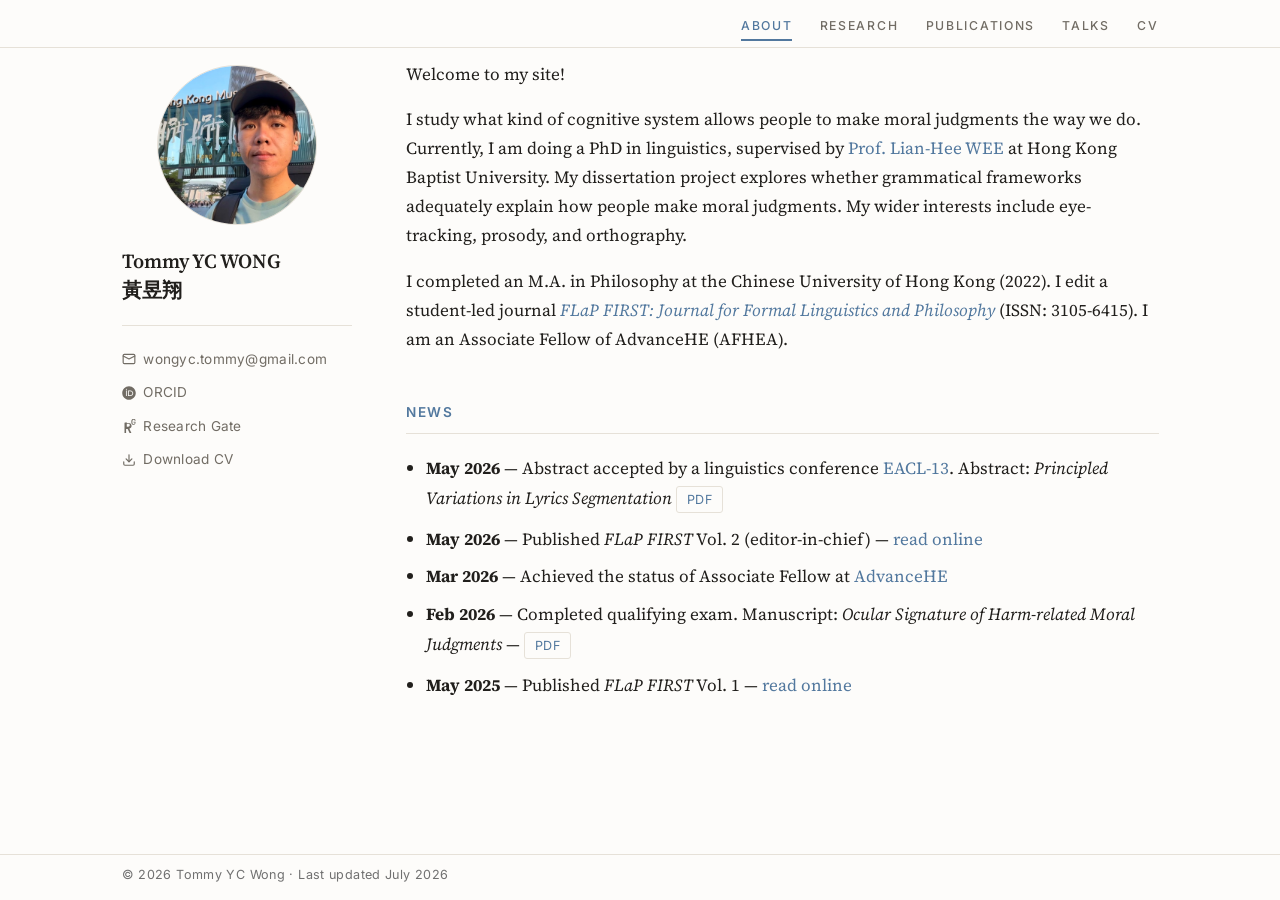
<file: index.html>
<!DOCTYPE html>
<html lang="en">
<head>
  <meta charset="UTF-8">
  <meta name="viewport" content="width=device-width, initial-scale=1.0">
  <title>Tommy YC Wong — Linguistics, Hong Kong Baptist University</title>
  <meta name="description" content="Tommy YC Wong (黃昱翔) is a PhD student in linguistics at Hong Kong Baptist University, working on the linguistics–ethics interface, eye-tracking, prosody, and orthography.">
  <meta name="author" content="Tommy YC Wong">
  <link rel="canonical" href="https://wongyc-tommy.github.io/">
  <meta property="og:type" content="profile">
  <meta property="og:title" content="Tommy YC Wong — Linguistics, Hong Kong Baptist University">
  <meta property="og:description" content="Tommy YC Wong (黃昱翔) is a PhD student in linguistics at Hong Kong Baptist University, working on the linguistics–ethics interface, eye-tracking, prosody, and orthography.">
  <meta property="og:url" content="https://wongyc-tommy.github.io/">
  <meta property="og:image" content="https://wongyc-tommy.github.io/images/profile.jpg">
  <meta name="twitter:card" content="summary">
  <link rel="preconnect" href="https://fonts.googleapis.com">
  <link rel="preconnect" href="https://fonts.gstatic.com" crossorigin>
  <link href="https://fonts.googleapis.com/css2?family=Source+Serif+4:ital,opsz,wght@0,8..60,400..700;1,8..60,400..700&family=Inter:wght@400;500;600&display=swap" rel="stylesheet">
  <link rel="stylesheet" href="css/style.css?v=10">
  <link rel="icon" href="data:image/svg+xml,<svg xmlns='http://www.w3.org/2000/svg' viewBox='0 0 100 100'><rect width='100' height='100' rx='14' fill='%231f4e6e'/><text x='50' y='68' font-size='52' font-family='Georgia,serif' fill='white' text-anchor='middle'>W</text></svg>">
  <script type="application/ld+json">
  {
    "@context": "https://schema.org",
    "@type": "Person",
    "name": "Tommy YC Wong",
    "alternateName": "黃昱翔",
    "url": "https://wongyc-tommy.github.io/",
    "image": "https://wongyc-tommy.github.io/images/profile.jpg",
    "jobTitle": "PhD Student in Linguistics",
    "affiliation": {"@type": "Organization", "name": "Hong Kong Baptist University"},
    "identifier": "https://orcid.org/0009-0008-2769-3536",
    "sameAs": ["https://orcid.org/0009-0008-2769-3536"]
  }
  </script>
</head>
<body>

<header>
  <div class="container header-inner">
    <nav><ul>
      <li><a href="./" class="active">About</a></li>
      <li><a href="research/">Research</a></li>
      <li><a href="publications/">Publications</a></li>
      <li><a href="talks/">Talks</a></li>
      <li><a href="cv/">CV</a></li>
    </ul>
    <p class="nav-footer">© 2026 Tommy YC Wong · Last updated July 2026</p></nav>
  </div>
</header>

<main>
  <div class="container layout">
    <aside id="profile">
<img class="portrait" src="images/profile.jpg" alt="Portrait of Tommy YC Wong">
<p><strong>Tommy YC WONG</strong><br />
<strong>黃昱翔</strong></p>
<ul>
<li><a href="mailto:wongyc.tommy@gmail.com">wongyc.tommy@gmail.com</a></li>
<li><a href="https://orcid.org/0009-0008-2769-3536" target="_blank" rel="noopener noreferrer">ORCID</a></li>
<li><a href="https://www.researchgate.net/profile/Tommy-Wong-18?ev=hdr_xprf" target="_blank" rel="noopener noreferrer">Research Gate</a></li>
<li><a href="files/wong-cv.pdf">Download CV</a></li>
</ul>
    </aside>
    <div id="content">
<p>Welcome to my site! </p>
<p>I study what kind of cognitive system allows people to make moral judgments the way we do. Currently, I am doing a PhD in linguistics, supervised by <a href="https://eng.hkbu.edu.hk/en/people/academic-staff/wee-lian-hee.html" target="_blank" rel="noopener noreferrer">Prof. Lian-Hee WEE</a> at Hong Kong Baptist University. My dissertation project explores whether grammatical frameworks adequately explain how people make moral judgments. My wider interests include eye-tracking, prosody, and orthography.</p>
<p>I completed an M.A. in Philosophy at the Chinese University of Hong Kong (2022). I edit a student-led journal <a href="https://flapfirstjournal.wordpress.com/" target="_blank" rel="noopener noreferrer"><em>FLaP FIRST: Journal for Formal Linguistics and Philosophy</em></a> (ISSN: 3105-6415). I am an Associate Fellow of AdvanceHE (AFHEA).</p>
<h2>News</h2>
<ul>
<li><strong>May 2026</strong> — Abstract accepted by a linguistics conference <a href="https://eacl-13.sciencesconf.org/" target="_blank" rel="noopener noreferrer">EACL-13</a>. Abstract: <em>Principled Variations in Lyrics Segmentation</em> <a href="files/eacl-abstract.pdf">PDF</a></li>
<li><strong>May 2026</strong> — Published <em>FLaP FIRST</em> Vol. 2 (editor-in-chief) — <a href="https://flapfirstjournal.wordpress.com/issues/" target="_blank" rel="noopener noreferrer">read online</a></li>
<li><strong>Mar 2026</strong> — Achieved the status of Associate Fellow at <a href="https://advance-he.ac.uk/" target="_blank" rel="noopener noreferrer">AdvanceHE</a></li>
<li><strong>Feb 2026</strong> — Completed qualifying exam. Manuscript: <em>Ocular Signature of Harm-related Moral Judgments</em>  — <a href="files/crp-20260114.pdf">PDF</a></li>
<li><strong>May 2025</strong> — Published <em>FLaP FIRST</em>  Vol. 1 — <a href="https://flapfirstjournal.wordpress.com/issues/" target="_blank" rel="noopener noreferrer">read online</a></li>
</ul>
    </div>
  </div>
</main>

<footer>
  <div class="container">
    © 2026 Tommy YC Wong · Last updated July 2026
  </div>
</footer>

</body>
</html>
</file>
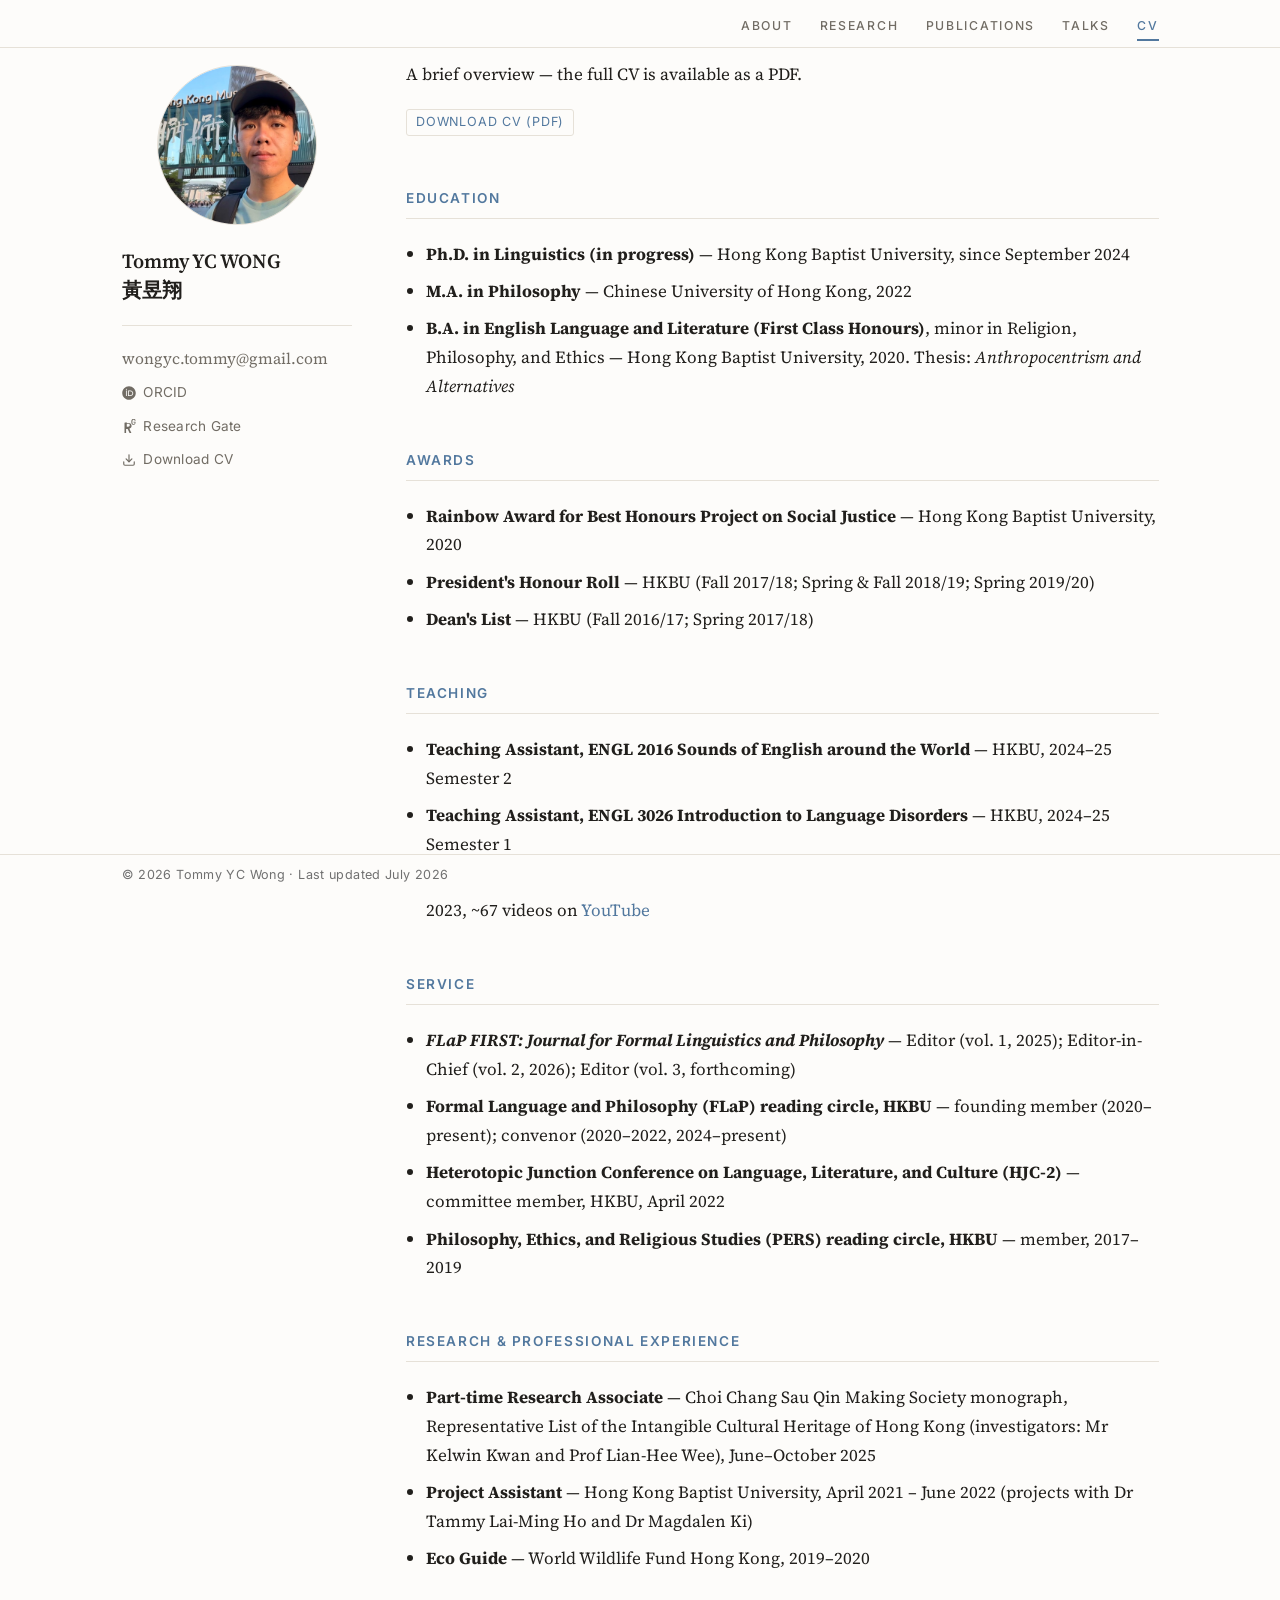
<file: cv/index.html>
<!DOCTYPE html>
<html lang="en">
<head>
  <meta charset="UTF-8">
  <meta name="viewport" content="width=device-width, initial-scale=1.0">
  <title>CV — Tommy YC Wong</title>
  <meta name="description" content="Curriculum vitae of Tommy YC Wong: education, awards, teaching, academic service, and research experience.">
  <meta name="author" content="Tommy YC Wong">
  <link rel="canonical" href="https://wongyc.github.io/cv/">
  <meta property="og:type" content="article">
  <meta property="og:title" content="CV — Tommy YC Wong">
  <meta property="og:description" content="Curriculum vitae of Tommy YC Wong: education, awards, teaching, academic service, and research experience.">
  <meta property="og:url" content="https://wongyc.github.io/cv/">
  <meta property="og:image" content="https://wongyc.github.io/images/profile.jpg">
  <meta name="twitter:card" content="summary">
  <link rel="preconnect" href="https://fonts.googleapis.com">
  <link rel="preconnect" href="https://fonts.gstatic.com" crossorigin>
  <link href="https://fonts.googleapis.com/css2?family=Source+Serif+4:ital,opsz,wght@0,8..60,400..700;1,8..60,400..700&family=Inter:wght@400;500;600&display=swap" rel="stylesheet">
  <link rel="stylesheet" href="../css/style.css?v=6">
  <link rel="icon" href="data:image/svg+xml,<svg xmlns='http://www.w3.org/2000/svg' viewBox='0 0 100 100'><rect width='100' height='100' rx='14' fill='%231f4e6e'/><text x='50' y='68' font-size='52' font-family='Georgia,serif' fill='white' text-anchor='middle'>W</text></svg>">
</head>
<body>

<header>
  <div class="container header-inner">
    <nav><ul>
      <li><a href="../">About</a></li>
      <li><a href="../research/">Research</a></li>
      <li><a href="../publications/">Publications</a></li>
      <li><a href="../talks/">Talks</a></li>
      <li><a href="../cv/" class="active">CV</a></li>
    </ul></nav>
  </div>
</header>

<main>
  <div class="container layout">
    <aside id="profile">
<img class="portrait" src="../images/profile.jpg" alt="Portrait of Tommy YC Wong">
<p><strong>Tommy YC WONG</strong><br />
<strong>黃昱翔</strong></p>
<ul>
<li>wongyc.tommy@gmail.com</li>
<li><a href="https://orcid.org/0009-0008-2769-3536" target="_blank" rel="noopener noreferrer">ORCID</a></li>
<li><a href="https://www.researchgate.net/profile/Tommy-Wong-18?ev=hdr_xprf" target="_blank" rel="noopener noreferrer">Research Gate</a></li>
<li><a href="../files/wong-cv.pdf">Download CV</a></li>
</ul>
    </aside>
    <div id="content">
<p>A brief overview — the full CV is available as a PDF.</p>
<p><a href="../files/wong-cv.pdf">Download CV (PDF)</a></p>
<h2>Education</h2>
<ul>
<li><strong>Ph.D. in Linguistics (in progress)</strong> — Hong Kong Baptist University, since September 2024</li>
<li><strong>M.A. in Philosophy</strong> — Chinese University of Hong Kong, 2022</li>
<li><strong>B.A. in English Language and Literature (First Class Honours)</strong>, minor in Religion, Philosophy, and Ethics — Hong Kong Baptist University, 2020. Thesis: <em>Anthropocentrism and Alternatives</em></li>
</ul>
<h2>Awards</h2>
<ul>
<li><strong>Rainbow Award for Best Honours Project on Social Justice</strong> — Hong Kong Baptist University, 2020</li>
<li><strong>President's Honour Roll</strong> — HKBU (Fall 2017/18; Spring &amp; Fall 2018/19; Spring 2019/20)</li>
<li><strong>Dean's List</strong> — HKBU (Fall 2016/17; Spring 2017/18)</li>
</ul>
<h2>Teaching</h2>
<ul>
<li><strong>Teaching Assistant, ENGL 2016 Sounds of English around the World</strong> — HKBU, 2024–25 Semester 2</li>
<li><strong>Teaching Assistant, ENGL 3026 Introduction to Language Disorders</strong> — HKBU, 2024–25 Semester 1</li>
<li><strong>Demonstrator, Program of Improv Games for Lively English Teaching (PIGLET)</strong> — 2021–2023, ~67 videos on <a href="https://www.youtube.com/channel/UCk_TYMIPgaa8T13WNJGiqLg/videos" target="_blank" rel="noopener noreferrer">YouTube</a></li>
</ul>
<h2>Service</h2>
<ul>
<li><strong><em>FLaP FIRST: Journal for Formal Linguistics and Philosophy</em></strong> — Editor (vol. 1, 2025); Editor-in-Chief (vol. 2, 2026); Editor (vol. 3, forthcoming)</li>
<li><strong>Formal Language and Philosophy (FLaP) reading circle, HKBU</strong> — founding member (2020–present); convenor (2020–2022, 2024–present)</li>
<li><strong>Heterotopic Junction Conference on Language, Literature, and Culture (HJC-2)</strong> — committee member, HKBU, April 2022</li>
<li><strong>Philosophy, Ethics, and Religious Studies (PERS) reading circle, HKBU</strong> — member, 2017–2019</li>
</ul>
<h2>Research &amp; Professional Experience</h2>
<ul>
<li><strong>Part-time Research Associate</strong> — Choi Chang Sau Qin Making Society monograph, Representative List of the Intangible Cultural Heritage of Hong Kong (investigators: Mr Kelwin Kwan and Prof Lian-Hee Wee), June–October 2025</li>
<li><strong>Project Assistant</strong> — Hong Kong Baptist University, April 2021 – June 2022 (projects with Dr Tammy Lai-Ming Ho and Dr Magdalen Ki)</li>
<li><strong>Eco Guide</strong> — World Wildlife Fund Hong Kong, 2019–2020</li>
</ul>
    </div>
  </div>
</main>

<footer>
  <div class="container">
    © 2026 Tommy YC Wong · Last updated July 2026
  </div>
</footer>

</body>
</html>
</file>
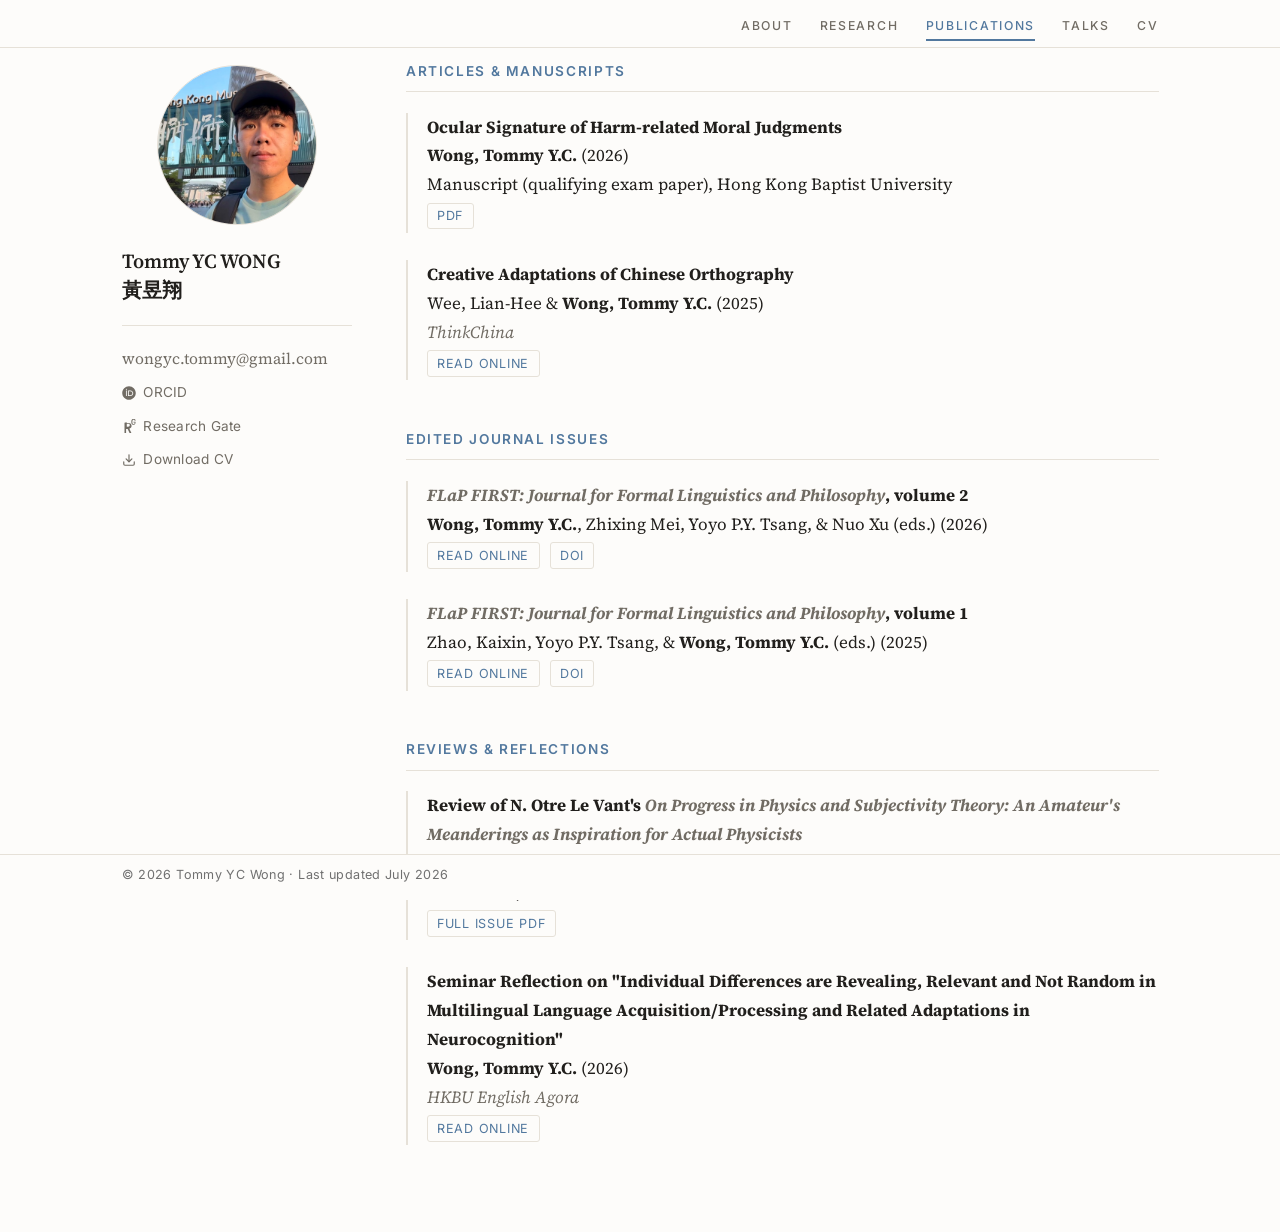
<file: publications/index.html>
<!DOCTYPE html>
<html lang="en">
<head>
  <meta charset="UTF-8">
  <meta name="viewport" content="width=device-width, initial-scale=1.0">
  <title>Publications — Tommy YC Wong</title>
  <meta name="description" content="Articles, manuscripts, edited journal issues and reviews by Tommy YC Wong, including work on moral judgment, eye-tracking, and Chinese orthography.">
  <meta name="author" content="Tommy YC Wong">
  <link rel="canonical" href="https://wongyc.github.io/publications/">
  <meta property="og:type" content="article">
  <meta property="og:title" content="Publications — Tommy YC Wong">
  <meta property="og:description" content="Articles, manuscripts, edited journal issues and reviews by Tommy YC Wong, including work on moral judgment, eye-tracking, and Chinese orthography.">
  <meta property="og:url" content="https://wongyc.github.io/publications/">
  <meta property="og:image" content="https://wongyc.github.io/images/profile.jpg">
  <meta name="twitter:card" content="summary">
  <link rel="preconnect" href="https://fonts.googleapis.com">
  <link rel="preconnect" href="https://fonts.gstatic.com" crossorigin>
  <link href="https://fonts.googleapis.com/css2?family=Source+Serif+4:ital,opsz,wght@0,8..60,400..700;1,8..60,400..700&family=Inter:wght@400;500;600&display=swap" rel="stylesheet">
  <link rel="stylesheet" href="../css/style.css?v=6">
  <link rel="icon" href="data:image/svg+xml,<svg xmlns='http://www.w3.org/2000/svg' viewBox='0 0 100 100'><rect width='100' height='100' rx='14' fill='%231f4e6e'/><text x='50' y='68' font-size='52' font-family='Georgia,serif' fill='white' text-anchor='middle'>W</text></svg>">
</head>
<body>

<header>
  <div class="container header-inner">
    <nav><ul>
      <li><a href="../">About</a></li>
      <li><a href="../research/">Research</a></li>
      <li><a href="../publications/" class="active">Publications</a></li>
      <li><a href="../talks/">Talks</a></li>
      <li><a href="../cv/">CV</a></li>
    </ul></nav>
  </div>
</header>

<main>
  <div class="container layout">
    <aside id="profile">
<img class="portrait" src="../images/profile.jpg" alt="Portrait of Tommy YC Wong">
<p><strong>Tommy YC WONG</strong><br />
<strong>黃昱翔</strong></p>
<ul>
<li>wongyc.tommy@gmail.com</li>
<li><a href="https://orcid.org/0009-0008-2769-3536" target="_blank" rel="noopener noreferrer">ORCID</a></li>
<li><a href="https://www.researchgate.net/profile/Tommy-Wong-18?ev=hdr_xprf" target="_blank" rel="noopener noreferrer">Research Gate</a></li>
<li><a href="../files/wong-cv.pdf">Download CV</a></li>
</ul>
    </aside>
    <div id="content">
<h2>Articles &amp; Manuscripts</h2>
<blockquote>
<p><strong>Ocular Signature of Harm-related Moral Judgments</strong><br />
<strong>Wong, Tommy Y.C.</strong> (2026)<br />
Manuscript (qualifying exam paper), Hong Kong Baptist University<br />
<a href="../files/crp-20260114.pdf">PDF</a></p>
</blockquote>

<blockquote>
<p><strong>Creative Adaptations of Chinese Orthography</strong><br />
Wee, Lian-Hee &amp; <strong>Wong, Tommy Y.C.</strong> (2025)<br />
<em>ThinkChina</em><br />
<a href="https://www.thinkchina.sg/culture/creative-adaptations-chinese-orthography" target="_blank" rel="noopener noreferrer">Read online</a></p>
</blockquote>
<h2>Edited Journal Issues</h2>
<blockquote>
<p><strong><em>FLaP FIRST: Journal for Formal Linguistics and Philosophy</em>, volume 2</strong><br />
<strong>Wong, Tommy Y.C.</strong>, Zhixing Mei, Yoyo P.Y. Tsang, &amp; Nuo Xu (eds.) (2026)<br />
<a href="https://flapfirstjournal.wordpress.com/issues/" target="_blank" rel="noopener noreferrer">read online</a> <a href="https://doi.org/10.5281/zenodo.20130405" target="_blank" rel="noopener noreferrer">DOI</a></p>
</blockquote>

<blockquote>
<p><strong><em>FLaP FIRST: Journal for Formal Linguistics and Philosophy</em>, volume 1</strong><br />
Zhao, Kaixin, Yoyo P.Y. Tsang, &amp; <strong>Wong, Tommy Y.C.</strong> (eds.) (2025)<br />
<a href="https://flapfirstjournal.wordpress.com/issues/" target="_blank" rel="noopener noreferrer">read online</a> <a href="https://doi.org/10.5281/zenodo.15461747" target="_blank" rel="noopener noreferrer">DOI</a></p>
</blockquote>
<h2>Reviews &amp; Reflections</h2>
<blockquote>
<p><strong>Review of N. Otre Le Vant's <em>On Progress in Physics and Subjectivity Theory: An Amateur's Meanderings as Inspiration for Actual Physicists</em></strong><br />
<strong>Wong, Tommy Y.C.</strong> (2025)<br />
<em>FLaP FIRST</em>, vol. 1: 109–111<br />
<a href="../files/flap-first-vol1.pdf">Full issue PDF</a></p>
</blockquote>

<blockquote>
<p><strong>Seminar Reflection on "Individual Differences are Revealing, Relevant and Not Random in Multilingual Language Acquisition/Processing and Related Adaptations in Neurocognition"</strong><br />
<strong>Wong, Tommy Y.C.</strong> (2026)<br />
<em>HKBU English Agora</em><br />
<a href="https://buhk.me/2026/05/13/seminar-reflection-on-individual-differences-are-revealing-relevant-and-not-random-in-multilingual-language-acquisition-processing-and-related-adaptations-in-neurocognition/" target="_blank" rel="noopener noreferrer">Read online</a></p>
</blockquote>
    </div>
  </div>
</main>

<footer>
  <div class="container">
    © 2026 Tommy YC Wong · Last updated July 2026
  </div>
</footer>

</body>
</html>
</file>
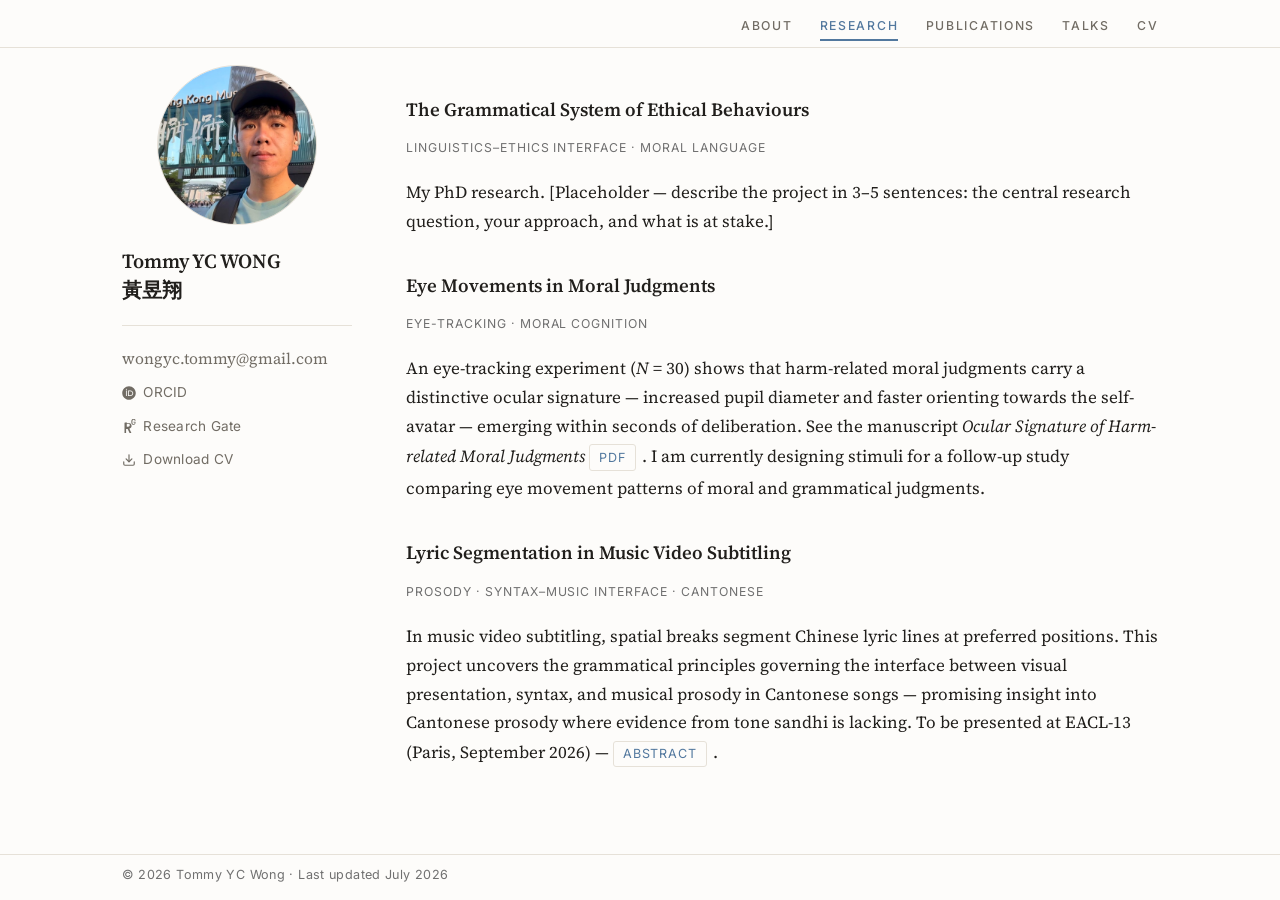
<file: research/index.html>
<!DOCTYPE html>
<html lang="en">
<head>
  <meta charset="UTF-8">
  <meta name="viewport" content="width=device-width, initial-scale=1.0">
  <title>Research — Tommy YC Wong</title>
  <meta name="description" content="Research projects on the grammatical system of ethical behaviour, eye movements in moral judgment, and lyric segmentation in Cantonese music video subtitling.">
  <meta name="author" content="Tommy YC Wong">
  <link rel="canonical" href="https://wongyc.github.io/research/">
  <meta property="og:type" content="article">
  <meta property="og:title" content="Research — Tommy YC Wong">
  <meta property="og:description" content="Research projects on the grammatical system of ethical behaviour, eye movements in moral judgment, and lyric segmentation in Cantonese music video subtitling.">
  <meta property="og:url" content="https://wongyc.github.io/research/">
  <meta property="og:image" content="https://wongyc.github.io/images/profile.jpg">
  <meta name="twitter:card" content="summary">
  <link rel="preconnect" href="https://fonts.googleapis.com">
  <link rel="preconnect" href="https://fonts.gstatic.com" crossorigin>
  <link href="https://fonts.googleapis.com/css2?family=Source+Serif+4:ital,opsz,wght@0,8..60,400..700;1,8..60,400..700&family=Inter:wght@400;500;600&display=swap" rel="stylesheet">
  <link rel="stylesheet" href="../css/style.css?v=6">
  <link rel="icon" href="data:image/svg+xml,<svg xmlns='http://www.w3.org/2000/svg' viewBox='0 0 100 100'><rect width='100' height='100' rx='14' fill='%231f4e6e'/><text x='50' y='68' font-size='52' font-family='Georgia,serif' fill='white' text-anchor='middle'>W</text></svg>">
</head>
<body>

<header>
  <div class="container header-inner">
    <nav><ul>
      <li><a href="../">About</a></li>
      <li><a href="../research/" class="active">Research</a></li>
      <li><a href="../publications/">Publications</a></li>
      <li><a href="../talks/">Talks</a></li>
      <li><a href="../cv/">CV</a></li>
    </ul></nav>
  </div>
</header>

<main>
  <div class="container layout">
    <aside id="profile">
<img class="portrait" src="../images/profile.jpg" alt="Portrait of Tommy YC Wong">
<p><strong>Tommy YC WONG</strong><br />
<strong>黃昱翔</strong></p>
<ul>
<li>wongyc.tommy@gmail.com</li>
<li><a href="https://orcid.org/0009-0008-2769-3536" target="_blank" rel="noopener noreferrer">ORCID</a></li>
<li><a href="https://www.researchgate.net/profile/Tommy-Wong-18?ev=hdr_xprf" target="_blank" rel="noopener noreferrer">Research Gate</a></li>
<li><a href="../files/wong-cv.pdf">Download CV</a></li>
</ul>
    </aside>
    <div id="content">
<h3>The Grammatical System of Ethical Behaviours</h3>
<p><em>Linguistics–ethics interface · Moral language</em></p>
<p>My PhD research. [Placeholder — describe the project in 3–5 sentences: the central research question, your approach, and what is at stake.]</p>
<h3>Eye Movements in Moral Judgments</h3>
<p><em>Eye-tracking · Moral cognition</em></p>
<p>An eye-tracking experiment (<em>N</em> = 30) shows that harm-related moral judgments carry a distinctive ocular signature — increased pupil diameter and faster orienting towards the self-avatar — emerging within seconds of deliberation. See the manuscript <em>Ocular Signature of Harm-related Moral Judgments</em> <a href="../files/crp-20260114.pdf">pdf</a>. I am currently designing stimuli for a follow-up study comparing eye movement patterns of moral and grammatical judgments.</p>
<h3>Lyric Segmentation in Music Video Subtitling</h3>
<p><em>Prosody · Syntax–music interface · Cantonese</em></p>
<p>In music video subtitling, spatial breaks segment Chinese lyric lines at preferred positions. This project uncovers the grammatical principles governing the interface between visual presentation, syntax, and musical prosody in Cantonese songs — promising insight into Cantonese prosody where evidence from tone sandhi is lacking. To be presented at EACL-13 (Paris, September 2026) — <a href="../files/eacl-abstract.pdf">Abstract</a>.</p>
    </div>
  </div>
</main>

<footer>
  <div class="container">
    © 2026 Tommy YC Wong · Last updated July 2026
  </div>
</footer>

</body>
</html>
</file>
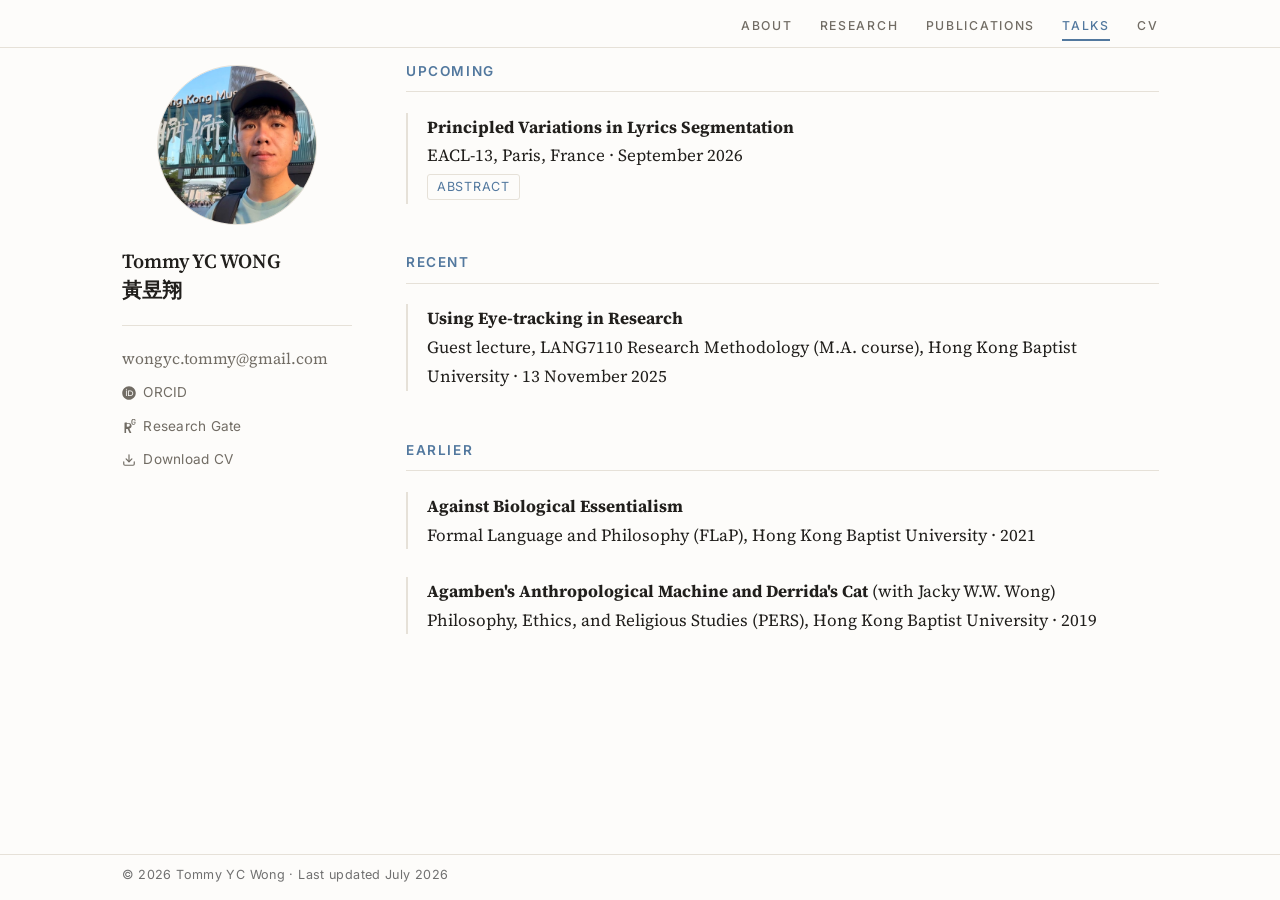
<file: talks/index.html>
<!DOCTYPE html>
<html lang="en">
<head>
  <meta charset="UTF-8">
  <meta name="viewport" content="width=device-width, initial-scale=1.0">
  <title>Talks — Tommy YC Wong</title>
  <meta name="description" content="Conference presentations, guest lectures and seminar talks by Tommy YC Wong on linguistics, moral cognition, and philosophy.">
  <meta name="author" content="Tommy YC Wong">
  <link rel="canonical" href="https://wongyc.github.io/talks/">
  <meta property="og:type" content="article">
  <meta property="og:title" content="Talks — Tommy YC Wong">
  <meta property="og:description" content="Conference presentations, guest lectures and seminar talks by Tommy YC Wong on linguistics, moral cognition, and philosophy.">
  <meta property="og:url" content="https://wongyc.github.io/talks/">
  <meta property="og:image" content="https://wongyc.github.io/images/profile.jpg">
  <meta name="twitter:card" content="summary">
  <link rel="preconnect" href="https://fonts.googleapis.com">
  <link rel="preconnect" href="https://fonts.gstatic.com" crossorigin>
  <link href="https://fonts.googleapis.com/css2?family=Source+Serif+4:ital,opsz,wght@0,8..60,400..700;1,8..60,400..700&family=Inter:wght@400;500;600&display=swap" rel="stylesheet">
  <link rel="stylesheet" href="../css/style.css?v=6">
  <link rel="icon" href="data:image/svg+xml,<svg xmlns='http://www.w3.org/2000/svg' viewBox='0 0 100 100'><rect width='100' height='100' rx='14' fill='%231f4e6e'/><text x='50' y='68' font-size='52' font-family='Georgia,serif' fill='white' text-anchor='middle'>W</text></svg>">
</head>
<body>

<header>
  <div class="container header-inner">
    <nav><ul>
      <li><a href="../">About</a></li>
      <li><a href="../research/">Research</a></li>
      <li><a href="../publications/">Publications</a></li>
      <li><a href="../talks/" class="active">Talks</a></li>
      <li><a href="../cv/">CV</a></li>
    </ul></nav>
  </div>
</header>

<main>
  <div class="container layout">
    <aside id="profile">
<img class="portrait" src="../images/profile.jpg" alt="Portrait of Tommy YC Wong">
<p><strong>Tommy YC WONG</strong><br />
<strong>黃昱翔</strong></p>
<ul>
<li>wongyc.tommy@gmail.com</li>
<li><a href="https://orcid.org/0009-0008-2769-3536" target="_blank" rel="noopener noreferrer">ORCID</a></li>
<li><a href="https://www.researchgate.net/profile/Tommy-Wong-18?ev=hdr_xprf" target="_blank" rel="noopener noreferrer">Research Gate</a></li>
<li><a href="../files/wong-cv.pdf">Download CV</a></li>
</ul>
    </aside>
    <div id="content">
<h2>Upcoming</h2>
<blockquote>
<p><strong>Principled Variations in Lyrics Segmentation</strong><br />
EACL-13, Paris, France · September 2026<br />
<a href="../files/eacl-abstract.pdf">Abstract</a></p>
</blockquote>
<h2>Recent</h2>
<blockquote>
<p><strong>Using Eye-tracking in Research</strong><br />
Guest lecture, LANG7110 Research Methodology (M.A. course), Hong Kong Baptist University · 13 November 2025</p>
</blockquote>
<h2>Earlier</h2>
<blockquote>
<p><strong>Against Biological Essentialism</strong><br />
Formal Language and Philosophy (FLaP), Hong Kong Baptist University · 2021</p>
</blockquote>

<blockquote>
<p><strong>Agamben's Anthropological Machine and Derrida's Cat</strong> (with Jacky W.W. Wong)<br />
Philosophy, Ethics, and Religious Studies (PERS), Hong Kong Baptist University · 2019</p>
</blockquote>
    </div>
  </div>
</main>

<footer>
  <div class="container">
    © 2026 Tommy YC Wong · Last updated July 2026
  </div>
</footer>

</body>
</html>
</file>
<file: css/style.css>
:root {
  --bg: #fdfcfa;
  --ink: #211f1c;
  --muted: #716c64;
  --faint: #707070;
  --accent: #52789e;        /* deep scholarly blue */
  --accent-hover: #2f6b93;
  --rule: #e6e1d8;
  --card: #f6f4ef;
  --pill: #eef2f6;          /* active nav-tab background */
  --serif: "Source Serif 4", "Iowan Old Style", Georgia, "Times New Roman", serif;
  --sans: "Inter", -apple-system, "Helvetica Neue", Arial, sans-serif;
}

* { margin: 0; padding: 0; box-sizing: border-box; }

html { font-size: 17px; }

body {
  font-family: var(--serif);
  background: var(--bg);
  color: var(--ink);
  line-height: 1.7;
  -webkit-font-smoothing: antialiased;
}

.container {
  max-width: 64rem;
  margin: 0 auto;
  padding: 0 1.5rem;
}

/* two columns: profile sidebar + content */
.layout {
  display: grid;
  grid-template-columns: 230px minmax(0, 46rem);
  gap: 3.2rem;
}

/* ---------- Header / navigation ---------- */

header {
  border-bottom: 1px solid var(--rule);
  background: var(--bg);
  position: fixed;
  top: 0;
  left: 0;
  right: 0;
  z-index: 100;
}

.header-inner {
  display: flex;
  align-items: baseline;
  justify-content: flex-end;
  flex-wrap: wrap;
  gap: 0.75rem;
  /* block-only, so .container's side padding still applies and the nav's
     right edge lines up with the content column and the footer */
  padding-top: 0.6rem;
  padding-bottom: 0.48rem;
}

nav ul {
  display: flex;
  gap: 1.6rem;
  list-style: none;
}

nav a {
  font-family: var(--sans);
  font-size: 0.72rem;
  font-weight: 500;
  letter-spacing: 0.14em;
  text-transform: uppercase;
  color: var(--muted);
  text-decoration: none;
  padding-bottom: 0.35rem;
  border-bottom: 2px solid transparent;
  transition: color 0.15s ease;
}

nav a:hover { color: var(--ink); }

nav a.active {
  color: var(--accent);
  border-bottom-color: var(--accent);
}

/* duplicated into the bottom nav bar on narrow screens only; see max-width: 640px */
.nav-footer { display: none; }

/* ---------- Main content (rendered markdown) ---------- */

main { padding: 3.5rem 0; }

#content h1 {
  font-size: 1.9rem;
  font-weight: 600;
  line-height: 1.25;
  letter-spacing: -0.01em;
  margin-bottom: 1.2rem;
}

#content .subtitle {
  font-size: 1.05rem;
  color: var(--muted);
  font-style: italic;
  margin: -0.8rem 0 1.4rem;
}

#content h2 {
  font-family: var(--sans);
  font-size: 0.8rem;
  font-weight: 600;
  letter-spacing: 0.12em;
  text-transform: uppercase;
  color: var(--accent);
  margin: 2.8rem 0 1.2rem;
  padding-bottom: 0.5rem;
  border-bottom: 1px solid var(--rule);
}

#content h2:first-child { margin-top: 0; }

#content h3 {
  font-size: 1.1rem;
  font-weight: 600;
  margin: 2rem 0 0.4rem;
}

#content p { margin-bottom: 1rem; }

/* keyword lines: an italic-only paragraph right after a project title */
#content h3 + p em {
  font-family: var(--sans);
  font-style: normal;
  font-size: 0.72rem;
  letter-spacing: 0.08em;
  text-transform: uppercase;
  color: var(--faint);
}

#content ul, #content ol {
  margin: 0 0 1.4rem 1.2rem;
}

#content li { margin-bottom: 0.5rem; }

#content code {
  font-size: 0.85em;
  background: var(--card);
  padding: 0.1em 0.35em;
  border-radius: 3px;
}

a {
  color: var(--accent);
  text-decoration: none;
  border-bottom: 1px solid transparent;
  transition: border-color 0.15s ease, color 0.15s ease;
}

a:hover {
  color: var(--accent-hover);
  border-bottom-color: var(--accent-hover);
}

.muted { color: var(--muted); }
.small { font-size: 0.88rem; }

/* ---------- Profile sidebar (rendered from "# Profile") ---------- */

#profile {
  position: sticky;
  top: 3.5rem;
  align-self: start;
  font-size: 0.92rem;
  color: var(--muted);
  line-height: 1.55;
}

#profile img.portrait {
  display: block;
  width: 160px;
  height: 160px;
  margin: 0.3rem auto 1.3rem;
  border-radius: 50%;
  object-fit: cover;
  border: 1px solid var(--rule);
}

#profile p { margin-bottom: 0.6rem; }

#profile strong {
  font-family: var(--serif);
  font-size: 1.18rem;
  font-weight: 600;
  color: var(--ink);
  line-height: 1.45;
}

#profile ul {
  list-style: none;
  margin: 1.2rem 0 0;
  padding: 1.2rem 0 0;
  border-top: 1px solid var(--rule);
}

#profile li { margin-bottom: 0.55rem; }

#profile a {
  font-family: var(--sans);
  font-size: 0.8rem;
  letter-spacing: 0.02em;
  color: var(--muted);
}

#profile a:hover { color: var(--accent-hover); }

/* icons chosen by where the link points */
#profile a::before {
  content: "";
  display: inline-block;
  width: 1.05em;
  height: 1.05em;
  margin-right: 0.55em;
  vertical-align: -0.18em;
  background-color: currentColor;
  -webkit-mask: var(--icon) no-repeat center / contain;
          mask: var(--icon) no-repeat center / contain;
}

#profile a {
  --icon: url("data:image/svg+xml;utf8,%3Csvg xmlns='http://www.w3.org/2000/svg' viewBox='0 0 24 24' fill='none' stroke='black' stroke-width='2' stroke-linecap='round' stroke-linejoin='round'%3E%3Cpath d='M10 13a5 5 0 0 0 7.54.54l3-3a5 5 0 0 0-7.07-7.07l-1.72 1.71'/%3E%3Cpath d='M14 11a5 5 0 0 0-7.54-.54l-3 3a5 5 0 0 0 7.07 7.07l1.71-1.71'/%3E%3C/svg%3E");
}

#profile a[href^="mailto:"] {
  --icon: url("data:image/svg+xml;utf8,%3Csvg xmlns='http://www.w3.org/2000/svg' viewBox='0 0 24 24' fill='none' stroke='black' stroke-width='2' stroke-linecap='round' stroke-linejoin='round'%3E%3Crect x='2' y='4' width='20' height='16' rx='2'/%3E%3Cpath d='m22 7-10 5L2 7'/%3E%3C/svg%3E");
}

#profile a[href*="scholar"] {
  --icon: url("data:image/svg+xml;utf8,%3Csvg xmlns='http://www.w3.org/2000/svg' viewBox='0 0 24 24' fill='none' stroke='black' stroke-width='2' stroke-linecap='round' stroke-linejoin='round'%3E%3Cpath d='M21.42 10.92a1 1 0 0 0-.02-1.84L12.83 5.18a2 2 0 0 0-1.66 0L2.6 9.08a1 1 0 0 0 0 1.83l8.57 3.91a2 2 0 0 0 1.66 0z'/%3E%3Cpath d='M22 10v6'/%3E%3Cpath d='M6 12.5V16a6 3 0 0 0 12 0v-3.5'/%3E%3C/svg%3E");
}

#profile a[href*="orcid"] {
  --icon: url("data:image/svg+xml;utf8,%3Csvg xmlns='http://www.w3.org/2000/svg' viewBox='0 0 512 512'%3E%3Cpath d='M294.75 188.19h-45.92V342h47.47c67.62 0 83.12-51.34 83.12-76.91 0-41.64-26.54-76.9-84.67-76.9zM256 8C119 8 8 119 8 256s111 248 248 248 248-111 248-248S393 8 256 8zm-80.79 360.76h-29.84v-207.5h29.84zm-14.92-231.14a19.57 19.57 0 1 1 19.57-19.57 19.64 19.64 0 0 1-19.57 19.57zM300 369h-81V161.26h80.6c76.73 0 110.44 54.83 110.44 103.85C410 318.39 368.38 369 300 369z'/%3E%3C/svg%3E");
}

#profile a[href*="researchgate"] {
  --icon: url("data:image/svg+xml;utf8,%3Csvg xmlns='http://www.w3.org/2000/svg' viewBox='0 0 24 24'%3E%3Cpath d='M19.586 0c-.818 0-1.508.19-2.073.565-.563.377-.97.936-1.213 1.68a3.193 3.193 0 0 0-.112.437 8.365 8.365 0 0 0-.078.53 9 9 0 0 0-.05.727c-.01.282-.013.621-.013 1.016a31.121 31.121 0 0 0 .014 1.017 9 9 0 0 0 .05.727 7.946 7.946 0 0 0 .076.53h-.001a3.121 3.121 0 0 0 .112.437c.243.743.65 1.303 1.214 1.68.565.376 1.256.564 2.073.564.786 0 1.464-.186 2.037-.556.572-.373.994-.928 1.273-1.67.114-.28.193-.582.238-.905.045-.324.067-.71.067-1.147v-.762c0-.045-.015-.083-.045-.113a.15.15 0 0 0-.111-.044h-3.15a.15.15 0 0 0-.11.044.152.152 0 0 0-.046.113v.925c0 .045.016.083.046.113a.15.15 0 0 0 .11.044h1.83v.474c0 .293-.023.552-.067.777a1.76 1.76 0 0 1-.223.615c-.163.263-.379.457-.646.583a2.104 2.104 0 0 1-.917.19c-.37 0-.691-.06-.965-.18a1.61 1.61 0 0 1-.647-.539 1.935 1.935 0 0 1-.24-.475 3.113 3.113 0 0 1-.135-.6 6.226 6.226 0 0 1-.058-.786c-.01-.293-.013-.63-.013-1.014a25.03 25.03 0 0 1 .013-1.006c.008-.288.028-.55.058-.784.03-.235.075-.436.135-.601.06-.166.14-.323.24-.474.164-.24.38-.42.647-.54.274-.12.594-.18.965-.18.409 0 .765.104 1.07.315.304.21.514.5.63.87.024.077.06.13.111.157.05.028.11.041.18.041h1.242c.052 0 .096-.017.132-.05a.144.144 0 0 0 .045-.128 3.202 3.202 0 0 0-.36-1.148 3.244 3.244 0 0 0-.727-.907 3.325 3.325 0 0 0-1.043-.598A3.788 3.788 0 0 0 19.586 0zM8.217 5.836c-1.108 0-2.098.026-2.856.086-.35.03-.616.18-.8.45-.185.27-.28.588-.28.954v16.567c0 .21.07.39.211.54.14.15.31.225.51.225h1.29c.2 0 .37-.075.51-.225.14-.15.21-.33.21-.54v-6.652c0-.077.02-.116.06-.116h2.174c.3 0 .53.15.69.45l3.006 6.263c.09.18.226.315.406.405.18.09.375.135.585.135h1.44c.24 0 .42-.09.54-.27.12-.18.12-.39 0-.63l-3.006-6.533c-.09-.18-.12-.315-.09-.405.03-.09.12-.164.27-.225 1.13-.412 1.97-1.02 2.52-1.826.55-.806.825-1.784.825-2.934 0-1.5-.48-2.67-1.44-3.51-.96-.84-2.28-1.26-3.96-1.26h-2.4zm.045 2.1h2.219c.9 0 1.59.223 2.07.668.48.445.72 1.084.72 1.918 0 .834-.24 1.472-.72 1.916-.48.445-1.17.667-2.07.667H8.262c-.04 0-.06-.038-.06-.115V8.05c0-.076.02-.114.06-.114z'/%3E%3C/svg%3E");
}

#profile a[href*="github"] {
  --icon: url("data:image/svg+xml;utf8,%3Csvg xmlns='http://www.w3.org/2000/svg' viewBox='0 0 24 24' fill='none' stroke='black' stroke-width='2' stroke-linecap='round' stroke-linejoin='round'%3E%3Cpath d='M15 22v-4a4.8 4.8 0 0 0-1-3.5c3 0 6-2 6-5.5.08-1.25-.27-2.48-1-3.5.28-1.15.28-2.35 0-3.5 0 0-1 0-3 1.5-2.64-.5-5.36-.5-8 0C6 2 5 2 5 2c-.3 1.15-.3 2.35 0 3.5a5.4 5.4 0 0 0-1 3.5c0 3.5 3 5.5 6 5.5-.39.49-.68 1.05-.85 1.65-.17.6-.22 1.23-.15 1.85v4'/%3E%3Cpath d='M9 18c-4.51 2-5-2-7-2'/%3E%3C/svg%3E");
}

#profile a[href*="files/"] {
  --icon: url("data:image/svg+xml;utf8,%3Csvg xmlns='http://www.w3.org/2000/svg' viewBox='0 0 24 24' fill='none' stroke='black' stroke-width='2' stroke-linecap='round' stroke-linejoin='round'%3E%3Cpath d='M21 15v4a2 2 0 0 1-2 2H5a2 2 0 0 1-2-2v-4'/%3E%3Cpolyline points='7 10 12 15 17 10'/%3E%3Cline x1='12' x2='12' y1='15' y2='3'/%3E%3C/svg%3E");
}

/* ---------- Portrait (About tab) ---------- */

#content img.portrait {
  float: right;
  width: 150px;
  height: 150px;
  border-radius: 50%;
  object-fit: cover;
  border: 1px solid var(--rule);
  margin: 0.3rem 0 1.2rem 2rem;
}

#content img { max-width: 100%; }

/* ---------- Cards: publications &amp; talks (markdown blockquotes) ---------- */

#content blockquote {
  margin: 0 0 1.6rem;
  padding-left: 1.1rem;
  border-left: 2px solid var(--rule);
}

#content blockquote p { margin-bottom: 0.15rem; }

#content blockquote em { color: var(--muted); }

/* ---------- Download buttons: any link into files/ ---------- */

#content a[href*="files/"],
#content blockquote a {
  display: inline-block;
  font-family: var(--sans);
  font-size: 0.74rem;
  letter-spacing: 0.06em;
  text-transform: uppercase;
  margin: 0.2rem 0.35rem 0.2rem 0;
  padding: 0.1rem 0.55rem;
  border: 1px solid var(--rule);
  border-radius: 3px;
  color: var(--accent);
}

#content a[href*="files/"]:hover,
#content blockquote a:hover {
  border-color: var(--accent);
  background: var(--card);
}

/* ---------- Footer ---------- */

footer {
  border-top: 1px solid var(--rule);
  padding: 0.55rem 0 0.87rem;
  font-family: var(--sans);
  font-size: 0.74rem;
  color: var(--faint);
  letter-spacing: 0.03em;
  position: fixed;
  bottom: 0;
  left: 0;
  right: 0;
  z-index: 100;
  background: var(--bg);
}

/* ---------- Mobile ---------- */

@media (max-width: 860px) {
  /* the fixed header/footer/profile are desktop-only: on narrow screens the
     page returns to normal flow (the nav docks to the bottom at 640px) */
  header { position: static; }
  footer { position: static; }
  main { padding: 3rem 0 4rem; }

  .layout { grid-template-columns: 1fr; gap: 2.2rem; }
  #profile {
    position: static;
    text-align: center;
    padding-bottom: 1.8rem;
    border-bottom: 1px solid var(--rule);
  }
  #profile img.portrait { width: 130px; height: 130px; }
  #profile ul {
    display: flex;
    flex-wrap: wrap;
    justify-content: center;
    gap: 0.4rem 1.4rem;
  }
  #profile li { margin-bottom: 0; }
}

@media (max-width: 640px) {
  html { font-size: 16px; }

  #content img.portrait {
    float: none;
    display: block;
    width: 120px;
    height: 120px;
    margin: 0 0 1.4rem;
  }

  /* nav docks to the bottom of the screen */
  /* nothing left in the header bar: collapse it, but keep the (fixed) nav
     rendered — display:none on the header would hide that too */
  header { border-bottom: none; }
  .header-inner { padding: 0; }
  main { padding-top: 1.8rem; }

  header nav {
    position: fixed;
    left: 0;
    right: 0;
    bottom: 0;
    z-index: 50;
    background: var(--bg);
    border-top: 1px solid var(--rule);
    box-shadow: 0 -1px 14px rgba(0, 0, 0, 0.05);
    padding: 0.5rem 0.4rem;
    padding-bottom: calc(0.5rem + env(safe-area-inset-bottom));
  }

  /* tabs hug their own label and sit centered as a group, so long labels
     ("Publications") no longer crowd while short ones ("CV") float in space */
  nav ul {
    flex-wrap: nowrap;
    gap: 0.25rem;
    justify-content: center;
  }

  nav li { flex: 0 0 auto; min-width: 0; }

  nav a {
    display: block;
    text-align: center;
    font-size: 0.72rem;
    font-weight: 500;
    letter-spacing: 0.01em;
    text-transform: none;
    padding: 0.42rem 0.62rem;
    border-radius: 9px;
    border-bottom: none;
  }

  nav a:hover { color: var(--ink); }

  /* active tab = soft filled pill (overrides the desktop underline) */
  nav a.active {
    color: var(--accent);
    background: var(--pill);
    font-weight: 600;
    border-bottom-color: transparent;
  }

  /* footer text moves into the bottom nav bar; the standalone footer is redundant */
  footer { display: none; }

  .nav-footer {
    display: block;
    margin-top: 0.35rem;
    padding-top: 0.4rem;
    border-top: 1px solid var(--rule);
    text-align: center;
    font-family: var(--sans);
    font-size: 0.66rem;
    letter-spacing: 0.03em;
    color: var(--faint);
  }

  /* keep the fixed bar from covering the end of the page */
  main { padding-bottom: calc(4.9rem + env(safe-area-inset-bottom)); }

  /* compact profile: photo beside name + links */
  #profile {
    display: grid;
    grid-template-columns: auto minmax(0, 1fr);
    column-gap: 1rem;
    align-items: start;
    text-align: left;
    padding-bottom: 1.3rem;
  }

  #profile img.portrait {
    grid-column: 1;
    grid-row: 1 / span 2;
    width: 92px;
    height: 92px;
    margin: 0.15rem 0 0;
  }

  #profile p {
    grid-column: 2;
    grid-row: 1;
    margin: 0;
  }

  #profile strong { font-size: 1.05rem; line-height: 1.3; }

  #profile ul {
    grid-column: 2;
    grid-row: 2;
    display: block;
    margin: 0.45rem 0 0;
    padding: 0.45rem 0 0;
  }

  #profile li { margin-bottom: 0.22rem; line-height: 1.35; }

  #profile a { font-size: 0.76rem; }

  #profile a::before { margin-right: 0.45em; }
}
</file>
